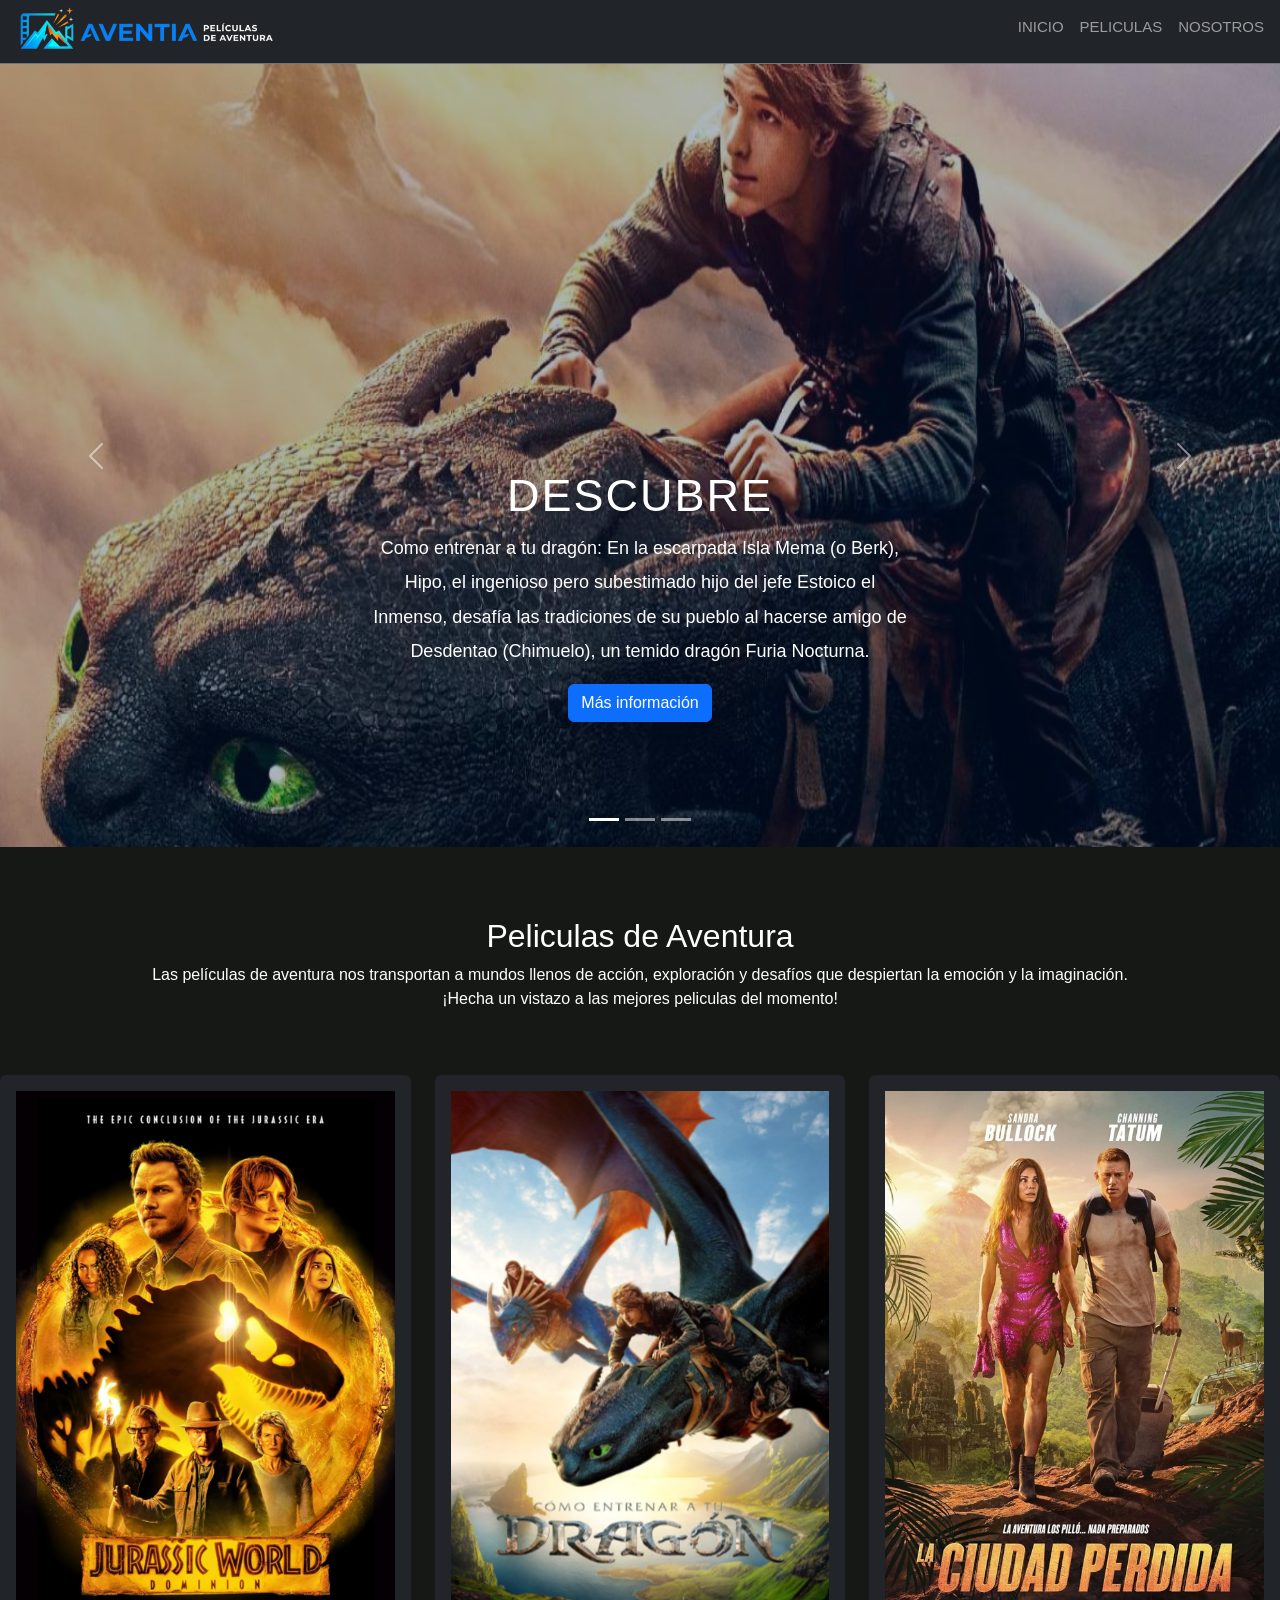
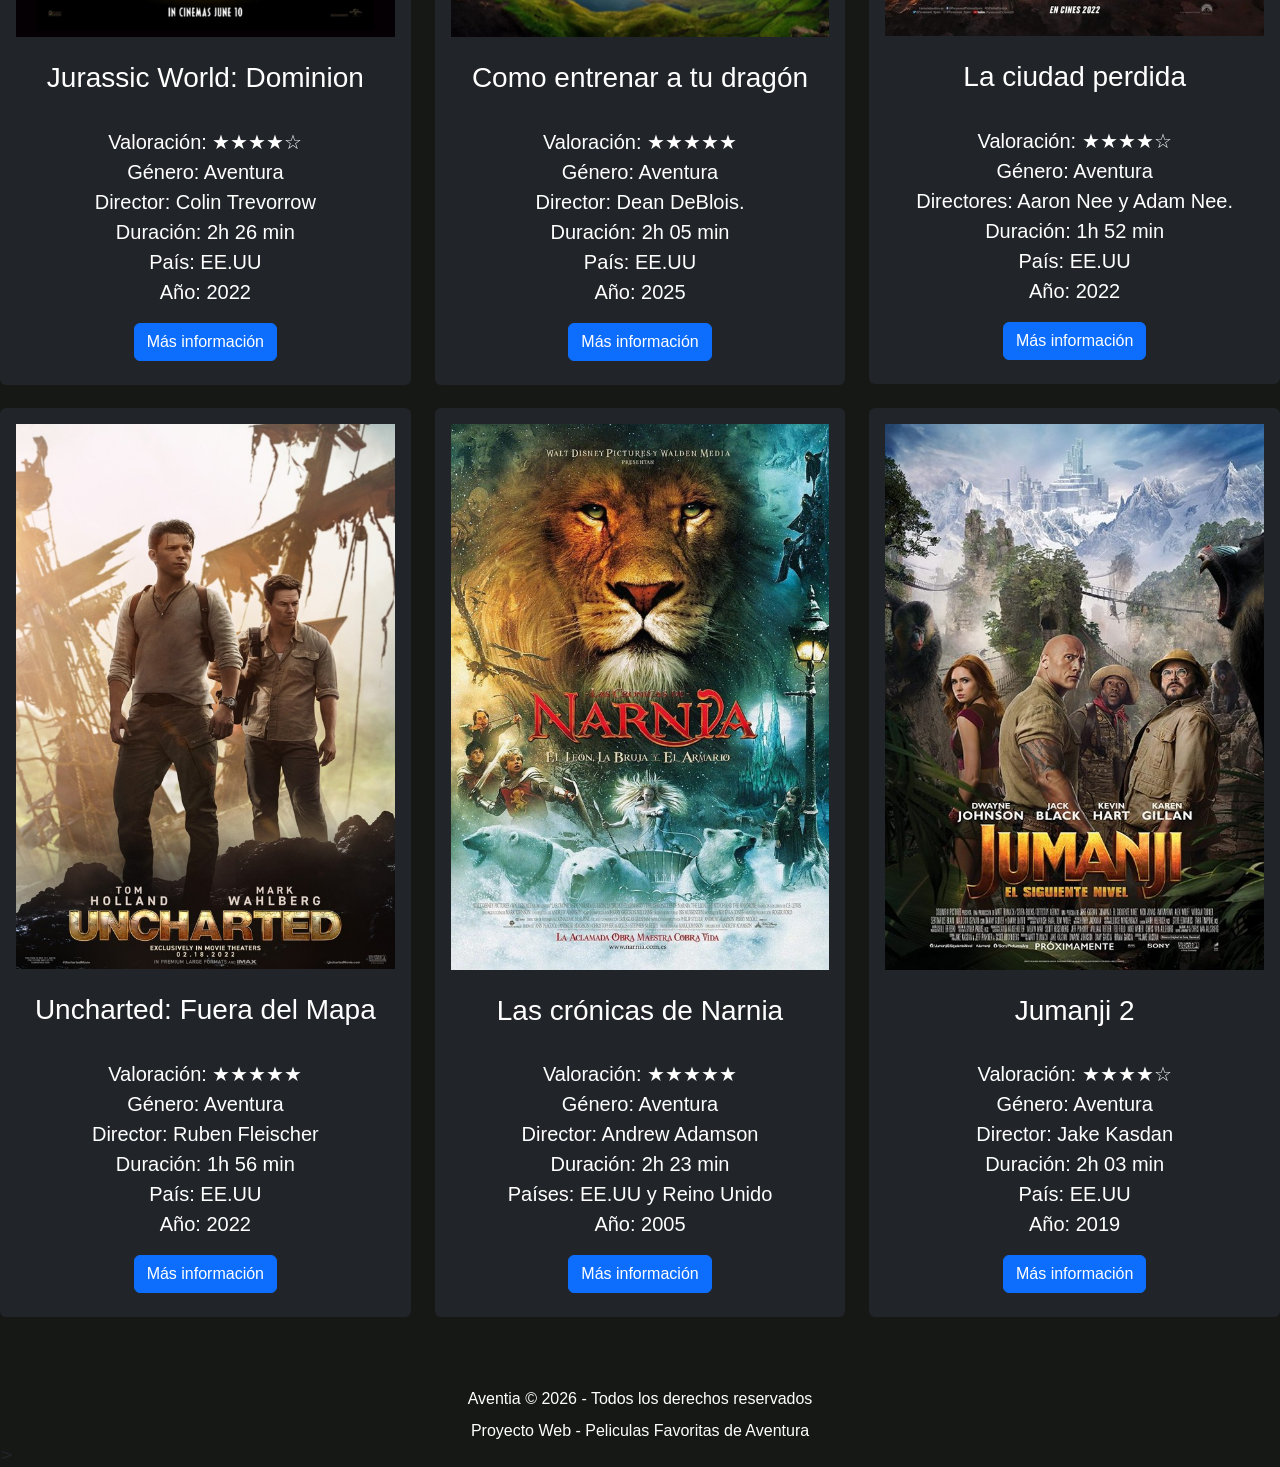
<file: index.html>
<!DOCTYPE html>
<html lang="en">

<head>
    <meta charset="UTF-8">
    <meta name="viewport" content="width=device-width, initial-scale=1.0">
    <title>Aventia</title>
    <link href="https://cdn.jsdelivr.net/npm/bootstrap@5.3.8/dist/css/bootstrap.min.css" rel="stylesheet"
        integrity="sha384-sRIl4kxILFvY47J16cr9ZwB07vP4J8+LH7qKQnuqkuIAvNWLzeN8tE5YBujZqJLB" crossorigin="anonymous">">
    <link rel="stylesheet" href="https://cdn.jsdelivr.net/npm/bootstrap-icons@1.7.2/font/bootstrap-icons.css">
    <link rel="stylesheet" href="assets/style.css">
</head>

<body>
    
    <nav class="navbar navbar-expand-lg navbar-dark bg-dark fixed-top border-bottom border-secondary">
        <div class="container-fluid px-2">
            <a href="../../index.html" class="navbar-brand">
                <img src="assets/img/logo.png" alt="Logotipo aventia" class="navbar-logo-img">
            </a>
            <button class="navbar-toggler" type="button" data-bs-toggle="collapse" data-bs-target="navbarS"
                aria-controls="navbarS" aria-expanded="false" aria-label="Toggle navigation">
                <span class="navbar-toggler-icon"></span>
            </button>
            <div class="collapse navbar-collapse" id="navbarS">
                <ul class="navbar-nav ms-auto mb-2 mb-Ig-0">
                    <li class="nav-item">
                        <a href="INDEX.html" class="nav-link">INICIO</a>
                    </li>
                    <li class="nav-item">
                        <a href="view/PELICULAS.html" class="nav-link">PELICULAS</a>
                    </li>
                    <li class="nav-item">
                        <a href="view/NOSOTROS.html" class="nav-link">NOSOTROS</a>
                    </li>
                </ul>
            </div>

        </div>

    </nav>
    <!-- CARRUSEL CORREGIDO -->
    <div id="carouselE" class="carousel slide" data-bs-ride="carousel" style="margin-top:40px;">
        <div class="carousel-indicators">
            <button type="button" data-bs-target="#carouselE" data-bs-slide-to="0" class="active" aria-current="true"
                aria-label="Slide 1"></button>
            <button type="button" data-bs-target="#carouselE" data-bs-slide-to="1"
                aria-label="Slide 2"></button>
            <button type="button" data-bs-target="#carouselE" data-bs-slide-to="2"
                aria-label="Slide 3"></button>
        </div>

        <div class="carousel-inner">
            <!-- Diapositiva 1 (ÚNICA con la clase 'active') -->
            <div class="carousel-item active">
                <img src="assets/img/como entrenar a tu dragon live action.jpg" class="d-block w-100" alt="Cómo entrenar a tu dragón">
                <div class="carousel-caption d-none d-md-block">
                    <h5>Descubre</h5>
                    <p>
                        Como entrenar a tu dragón: En la escarpada Isla Mema (o Berk), Hipo, el ingenioso pero subestimado hijo del jefe Estoico el Inmenso, desafía las tradiciones de su pueblo al hacerse amigo de Desdentao (Chimuelo), un temido dragón Furia Nocturna.
                    </p>
                    <a href="view/peliculas/Comoentrenar.html" class="btn btn-primary mt-3">Más información</a>
                </div>
            </div>

            <!-- Diapositiva 2 (Sin clase active) -->
            <div class="carousel-item">
                <img src="assets/img/jumanji 02.jpg" class="d-block w-100" alt="Jumanji 2">
                <div class="carousel-caption d-none d-md-block">
                    <h5>Imagina</h5>
                    <p>
                        Jumanji 2: Considerada la segunda parte del relanzamiento o tercera de la franquicia, la pandilla regresa al juego, pero las reglas han cambiado por completo.
                    </p>
                    <a href="#" class="btn btn-primary mt-3">Más información</a>
                </div>
            </div>

            <!-- Diapositiva 3 (Sin clase active) -->
            <div class="carousel-item">
                <img src="assets/img/jurassic-world-dominion.jpg" class="d-block w-100" alt="Jurassic World Dominion">
                <div class="carousel-caption d-none d-md-block">
                    <h5>Sueña</h5>
                    <p>
                        Jurassic World: Dominion transcurre cuatro años después de la destrucción de Isla Nublar, con los dinosaurios conviviendo y cazando junto a los humanos en todo el mundo
                    </p>
                    <a href="view/peliculas/jurassic_world.html" class="btn btn-primary mt-3">Más información</a>
                </div>
            </div>
        </div>

        <button class="carousel-control-prev" type="button" data-bs-target="#carouselE" data-bs-slide="prev">
            <span class="carousel-control-prev-icon" aria-hidden="true"></span>
            <span class="visually-hidden">Previous</span>
        </button>
        <button class="carousel-control-next" type="button" data-bs-target="#carouselE" data-bs-slide="next">
            <span class="carousel-control-next-icon" aria-hidden="true"></span>
            <span class="visually-hidden">Next</span>
        </button>
    </div>

    <section class="portfolio section-padding">
        <div class="container">
            <div class="col-md-12">
                <div class="section-header text-center text-white pb-5">
                    <h2>Peliculas de Aventura</h2>
                    <p> Las películas de aventura nos transportan a mundos llenos de acción, exploración y desafíos que despiertan la emoción y la imaginación. <br>¡Hecha un vistazo a las mejores peliculas del momento!</p>
                </div>
            </div>
        </div>
        <div class="row">
            <div class="col-12 col-md-12 col-lg-4">
                <div class="card text-light text-center bg-dark pb-2">
                    <div class="card-body text-white">
                        <div class="img-area mb-4">
                            <img src="assets/img/jurassic world dominion-poster.jpg" class="img-fluid" alt="">
                        </div>
                        <h3>Jurassic World: Dominion</h3><br>
                        <p class="lead">
                            Valoración: ★★★★☆<br>Género: Aventura <br>Director: Colin Trevorrow <br>Duración: 2h 26 min <br>País: EE.UU <br>Año: 2022
                        </p>
                        <a href="view/peliculas/jurassic_world.html" class="btn btn-primary text-white">Más información</a>
                    </div>
                </div>
            </div>
            <div class="col-12 col-md-12 col-lg-4">
                <div class="card text-light text-center bg-dark pb-2">
                    <div class="card-body text-white">
                        <div class="img-area mb-4">
                            <img src="assets/img/como entrenar a tu dragon live action-poster.jpg" class="img-fluid" alt="">
                        </div>
                        <h3>Como entrenar a tu dragón</h3><br>
                        <p class="lead">
                            Valoración: ★★★★★<br>Género: Aventura <br>Director: Dean DeBlois. <br>Duración: 2h 05 min <br>País: EE.UU <br>Año: 2025
                        </p>
                        <a href="view/peliculas/Comoentrenar.html" class="btn btn-primary text-white">Más información</a>
                    </div>
                </div>
            </div>
            <div class="col-12 col-md-12 col-lg-4">
                <div class="card text-light text-center bg-dark pb-2">
                    <div class="card-body text-white">
                        <div class="img-area mb-4">
                            <img src="assets/img/La ciudad perdida-poster.jpg" class="img-fluid" alt="">
                        </div>
                        <h3>La ciudad perdida</h3><br>
                        <p class="lead">
                            Valoración: ★★★★☆<br>Género: Aventura <br>Directores: Aaron Nee y Adam Nee. <br>Duración: 1h 52 min <br>País: EE.UU <br>Año: 2022
                        </p>
                        <a href="#" class="btn btn-primary text-white">Más información</a>
                    </div>
                </div><br>
            </div>
            <div class="col-12 col-md-12 col-lg-4">
                <div class="card text-light text-center bg-dark pb-2">
                    <div class="card-body text-white">
                        <div class="img-area mb-4">
                            <img src="assets/img/uncharted-poster.jpg" class="img-fluid" alt="">
                        </div>
                        <h3>Uncharted: Fuera del Mapa</h3><br>
                        <p class="lead">
                            Valoración: ★★★★★<br>Género: Aventura <br>Director: Ruben Fleischer <br>Duración: 1h 56 min <br>País: EE.UU <br>Año: 2022
                        </p>
                        <a href="view/peliculas/uncharted.html" class="btn btn-primary text-white">Más información</a>
                    </div>
                </div>
            </div><br>
            <div class="col-12 col-md-12 col-lg-4">
                <div class="card text-light text-center bg-dark pb-2">
                    <div class="card-body text-white">
                        <div class="img-area mb-4">
                            <img src="assets/img/Narnia-poster.jpg" class="img-fluid" alt="">
                        </div>
                        <h3>Las crónicas de Narnia</h3><br>
                        <p class="lead">
                            Valoración: ★★★★★<br>Género: Aventura <br>Director: Andrew Adamson <br>Duración: 2h 23 min <br>Países: EE.UU y Reino Unido <br>Año: 2005
                        </p>
                        <a href="#" class="btn btn-primary text-white">Más información</a>
                    </div>
                </div>
            </div><br>
            <div class="col-12 col-md-12 col-lg-4">
                <div class="card text-light text-center bg-dark pb-2">
                    <div class="card-body text-white">
                        <div class="img-area mb-4">
                            <img src="assets/img/jumanji 2-poster.jpg" class="img-fluid" alt="">
                        </div>
                        <h3>Jumanji 2</h3><br>
                        <p class="lead">
                            Valoración: ★★★★☆<br>Género: Aventura <br>Director: Jake Kasdan <br>Duración: 2h 03 min <br>País: EE.UU <br>Año: 2019
                        </p>
                        <a href="#" class="btn btn-primary text-white">Más información</a>
                    </div>
                </div>
            </div>
        </div>

    </section>
    <footer  class="text-center">
            <p class="text-white m-0">Aventia © 2026 - Todos los derechos reservados</p>
            <p class="text-white m-0 mt-2">Proyecto Web - Peliculas Favoritas de Aventura</p>
        </div>
    </footer>

    <script src="https://cdn.jsdelivr.net/npm/bootstrap@5.3.8/dist/js/bootstrap.bundle.min.js"
        integrity="sha384-FKyoEForCGlyvwx9Hj09JcYn3nv7wiPVlz7YYwJrWVcXK/BmnVDxM+D2scQbITxI"
        crossorigin="anonymous"></script>>
</body>

</html>
</file>
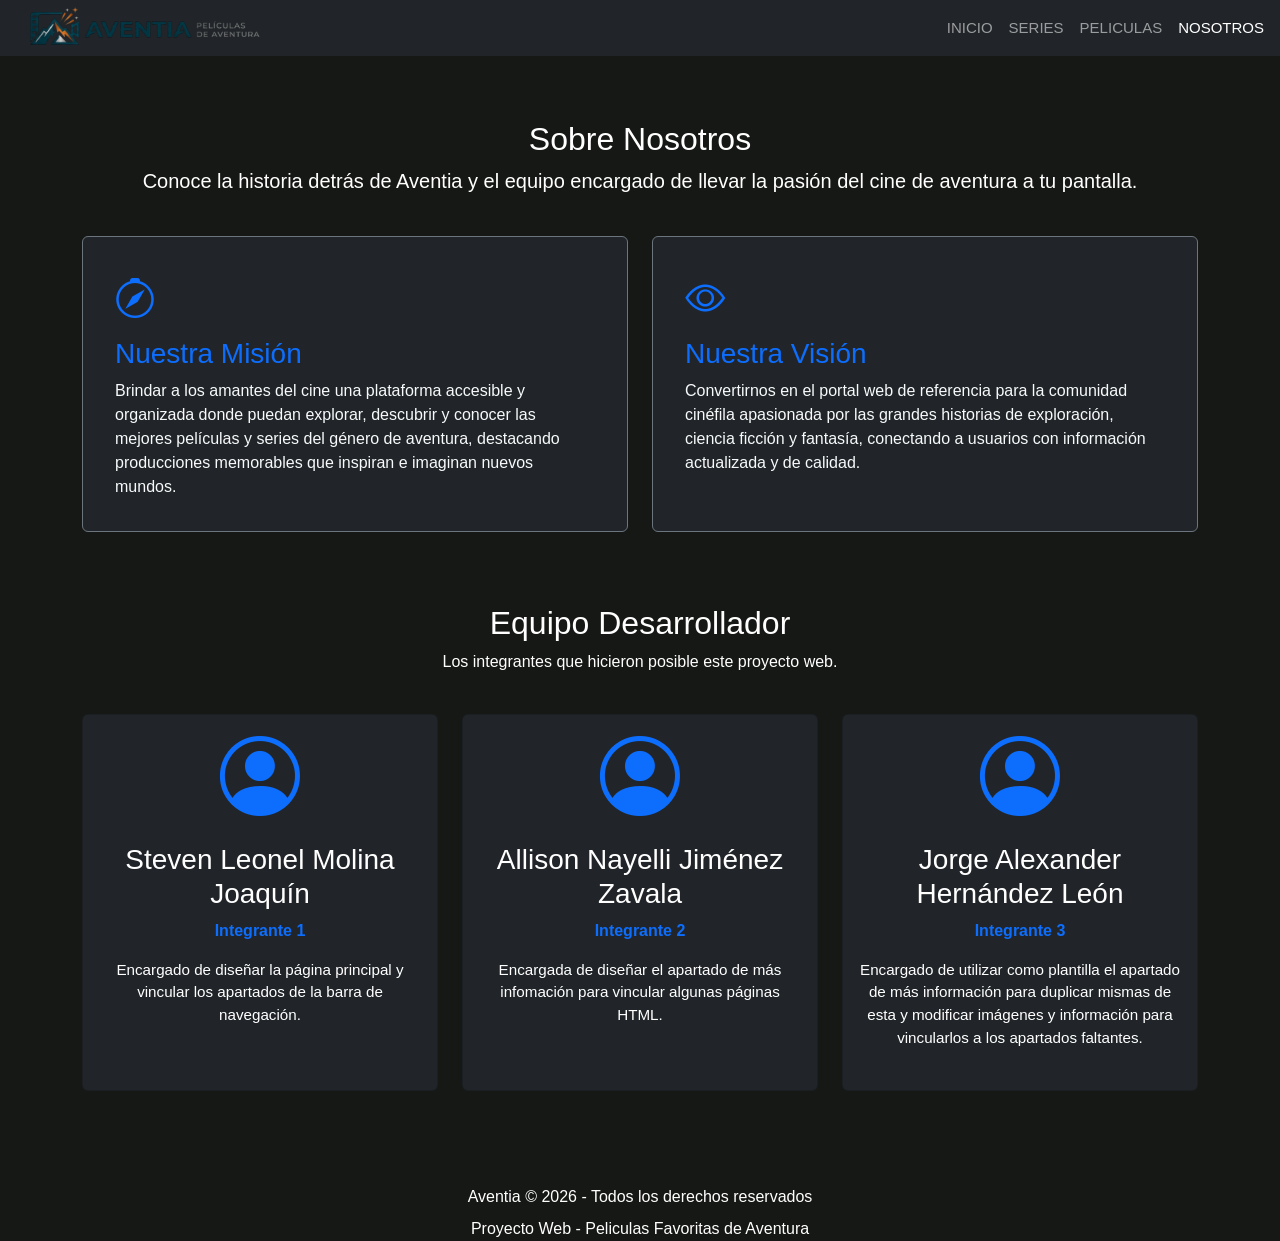
<file: NOSOTROS.html>
<!DOCTYPE html>
<html lang="es">

<head>
    <meta charset="UTF-8">
    <meta name="viewport" content="width=device-width, initial-scale=1.0">
    <title>Nosotros - Aventia</title>
    <link href="https://cdn.jsdelivr.net/npm/bootstrap@5.3.8/dist/css/bootstrap.min.css" rel="stylesheet"
        integrity="sha384-sRIl4kxILFvY47J16cr9ZwB07vP4J8+LH7qKQnuqkuIAvNWLzeN8tE5YBujZqJLB" crossorigin="anonymous">
    <link rel="stylesheet" href="https://cdn.jsdelivr.net/npm/bootstrap-icons@1.7.2/font/bootstrap-icons.css">
    <link rel="stylesheet" href="style.css">
</head>

<body>
   
    <nav class="navbar navbar-expand-lg navbar-dark bg-dark fixed-top">
        <div class="container-fluid px-2">
            <a href="index.html" class="navbar-brand">
                <img src="Imágenes/aventia.png" alt="Logotipo aventia" class="navbar-logo-img">
            </a>
            <button class="navbar-toggler" type="button" data-bs-toggle="collapse" data-bs-target="#navbarS"
                aria-controls="navbarS" aria-expanded="false" aria-label="Toggle navigation">
                <span class="navbar-toggler-icon"></span>
            </button>
            <div class="collapse navbar-collapse" id="navbarS">
                <ul class="navbar-nav ms-auto mb-2 mb-lg-0">
                    <li class="nav-item">
                        <a href="index.html" class="nav-link">INICIO</a>
                    </li>
                    <li class="nav-item">
                        <a href="SERIES.html" class="nav-link">SERIES</a>
                    </li>
                    <li class="nav-item">
                        <a href="PELICULAS.html" class="nav-link">PELICULAS</a>
                    </li>
                    <li class="nav-item">
                        <a href="NOSOTROS.html" class="nav-link active">NOSOTROS</a>
                    </li>
                </ul>
            </div>
        </div>
    </nav>

    
    <section class="section-padding" style="padding-top: 120px;">
        <div class="container">
            <div class="row">
                <div class="col-md-12">
                    <div class="section-header text-center text-white pb-4">
                        <h2>Sobre Nosotros</h2>
                        <p class="lead">Conoce la historia detrás de Aventia y el equipo encargado de llevar la pasión del cine de aventura a tu pantalla.</p>
                    </div>
                </div>
            </div>

            <!-- MISIÓN Y VISIÓN -->
            <div class="row mb-5">
                <div class="col-12 col-md-6 mb-4">
                    <div class="card text-light bg-dark p-3 border-secondary h-100">
                        <div class="card-body">
                            <div class="text-primary fs-1 mb-2">
                                <i class="bi bi-compass"></i>
                            </div>
                            <h3 class="card-title text-primary">Nuestra Misión</h3>
                            <p class="card-text">
                                Brindar a los amantes del cine una plataforma accesible y organizada donde puedan explorar, descubrir y conocer las mejores películas y series del género de aventura, destacando producciones memorables que inspiran e imaginan nuevos mundos.
                            </p>
                        </div>
                    </div>
                </div>
                <div class="col-12 col-md-6 mb-4">
                    <div class="card text-light bg-dark p-3 border-secondary h-100">
                        <div class="card-body">
                            <div class="text-primary fs-1 mb-2">
                                <i class="bi bi-eye"></i>
                            </div>
                            <h3 class="card-title text-primary">Nuestra Visión</h3>
                            <p class="card-text">
                                Convertirnos en el portal web de referencia para la comunidad cinéfila apasionada por las grandes historias de exploración, ciencia ficción y fantasía, conectando a usuarios con información actualizada y de calidad.
                            </p>
                        </div>
                    </div>
                </div>
            </div>

            
            <div class="row">
                <div class="col-md-12">
                    <div class="section-header text-center text-white pb-4">
                        <h2>Equipo Desarrollador</h2>
                        <p>Los integrantes que hicieron posible este proyecto web.</p>
                    </div>
                </div>
            </div>

            <div class="row">
                
                <div class="col-12 col-md-12 col-lg-4 mb-4">
                    <div class="card text-light text-center bg-dark pb-2 h-100">
                        <div class="card-body text-white">
                            <div class="img-area mb-3">
                                <i class="bi bi-person-circle display-1 text-primary"></i>
                            </div>
                            <h3>Steven Leonel Molina Joaquín</h3>
                            <p class="text-primary fw-bold">Integrante 1</p>
                            <p class="lead" style="font-size: 0.95rem;">
                                Encargado de diseñar la página principal y vincular los apartados de la barra de navegación.
                            </p>
                        </div>
                    </div>
                </div>

                
                <div class="col-12 col-md-12 col-lg-4 mb-4">
                    <div class="card text-light text-center bg-dark pb-2 h-100">
                        <div class="card-body text-white">
                            <div class="img-area mb-3">
                                <i class="bi bi-person-circle display-1 text-primary"></i>
                            </div>
                            <h3>Allison Nayelli Jiménez Zavala</h3>
                            <p class="text-primary fw-bold">Integrante 2</p>
                            <p class="lead" style="font-size: 0.95rem;">
                                Encargada de diseñar el apartado de más infomación para vincular algunas páginas HTML.
                            </p>
                        </div>
                    </div>
                </div>

                
                <div class="col-12 col-md-12 col-lg-4 mb-4">
                    <div class="card text-light text-center bg-dark pb-2 h-100">
                        <div class="card-body text-white">
                            <div class="img-area mb-3">
                                <i class="bi bi-person-circle display-1 text-primary"></i>
                            </div>
                            <h3>Jorge Alexander Hernández León</h3>
                            <p class="text-primary fw-bold">Integrante 3</p>
                            <p class="lead" style="font-size: 0.95rem;">
                                Encargado de utilizar como plantilla el apartado de más información para duplicar mismas de esta y modificar imágenes y información para vincularlos a los apartados faltantes.
                            </p>
                        </div>
                    </div>
                </div>
            </div>
        </div>

    </section>
    <footer  class="text-center">
            <p class="text-white m-0">Aventia © 2026 - Todos los derechos reservados</p>
             <p class="text-white m-0 mt-2">Proyecto Web - Peliculas Favoritas de Aventura</p>
        </div>
    </footer>

    <script src="https://cdn.jsdelivr.net/npm/bootstrap@5.3.8/dist/js/bootstrap.bundle.min.js"
        integrity="sha384-FKyoEForCGlyvwx9Hj09JcYn3nv7wiPVlz7YYwJrWVcXK/BmnVDxM+D2scQbITxI"
        crossorigin="anonymous"></script>
</body>

</html>
</file>
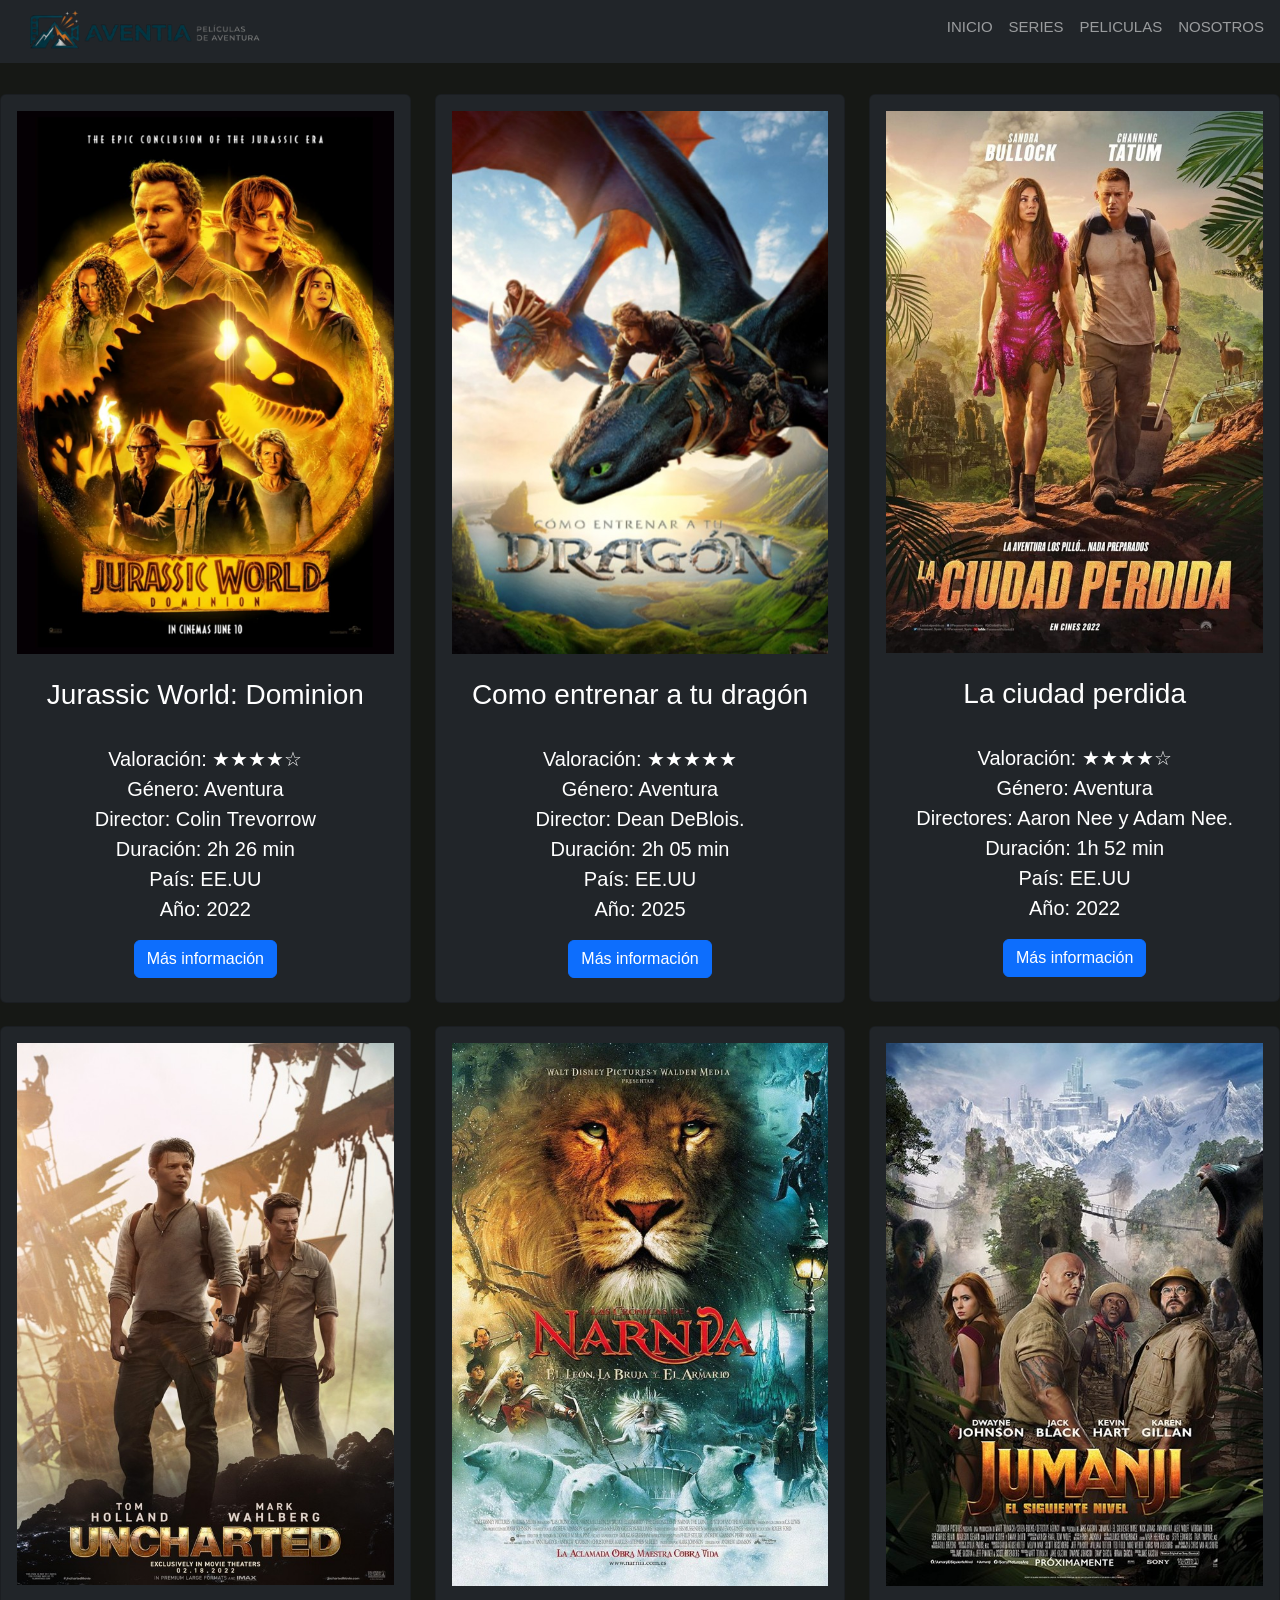
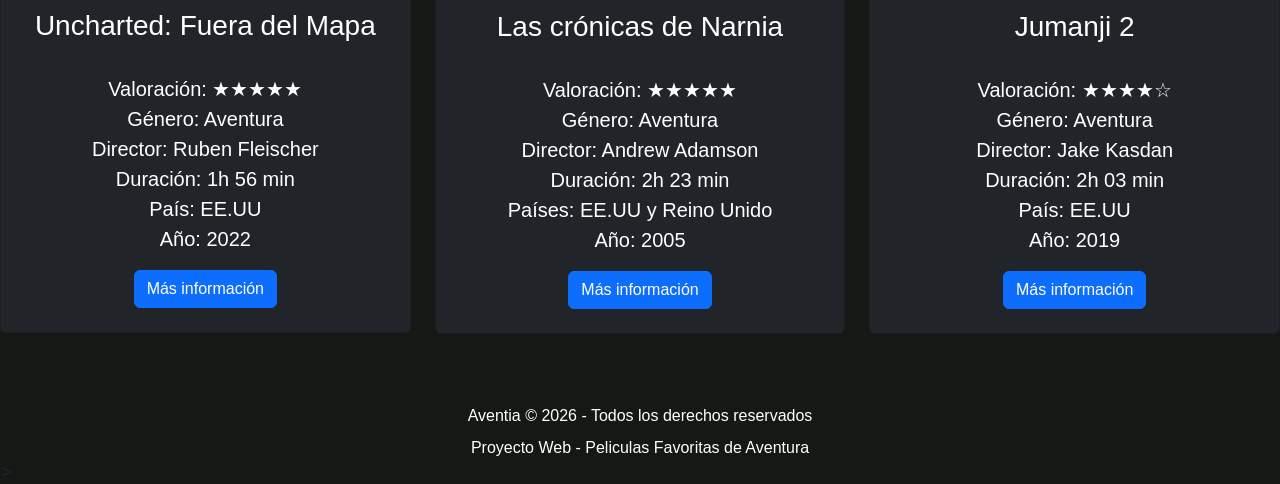
<file: PELICULAS.html>
<!DOCTYPE html>
<html lang="en">

<head>
    <meta charset="UTF-8">
    <meta name="viewport" content="width=device-width, initial-scale=1.0">
    <title>Document</title>
    <link href="https://cdn.jsdelivr.net/npm/bootstrap@5.3.8/dist/css/bootstrap.min.css" rel="stylesheet"
        integrity="sha384-sRIl4kxILFvY47J16cr9ZwB07vP4J8+LH7qKQnuqkuIAvNWLzeN8tE5YBujZqJLB" crossorigin="anonymous">">
    <link rel="stylesheet" href="https://cdn.jsdelivr.net/npm/bootstrap-icons@1.7.2/font/bootstrap-icons.css">
    <link rel="stylesheet" href="style.css">
</head>

<body>
    <nav class="navbar navbar-expand-lg navbar-dark bg-dark fixed-top">
        <div class="container-fluid px-2">
            <a href="#" class="navbar-brand"> <img src="Imágenes/aventia.png" alt="Logotipo aventia"
                    class="navbar-logo-img"></a>
            <button class="navbar-toggler" type="button" data-bs-toggle="collapse" data-bs-target="navbarS"
                aria-controls="nabarS" aria-expanded="false" aria-label="Toggle navigation">
                <span class="navbar-toggler-icon"></span>
            </button>
            <div class="collapse navbar-collapse" id="navbarS">
                <ul class="navbar-nav ms-auto mb-2 mb-Ig-0">
                    <li class="nav-item">
                        <a href="index.html" class="nav-link">INICIO</a>
                    </li>
                    <li class="nav-item">
                        <a href="SERIES.html" class="nav-link">SERIES</a>
                    </li>
                    <li class="nav-item">
                        <a href="PELICULAS.html" class="nav-link">PELICULAS</a>
                    </li>
                    <li class="nav-item">
                        <a href="NOSOTROS.html" class="nav-link">NOSOTROS</a>
                    </li>
                </ul>
            </div>

        </div>

    </nav>

    <section class="portfolio section-padding">
        <div class="row">
            <div class="col-12 col-md-12 col-lg-4">
                <div class="card text-light text-center bg-dark pb-2">
                    <div class="card-body text-white">
                        <div class="img-area mb-4">
                            <img src="Imágenes/jurassic world dominion-poster.jpg" class="img-fluid" alt="">
                        </div>
                        <h3>Jurassic World: Dominion</h3><br>
                        <p class="lead">
                            Valoración: ★★★★☆<br>Género: Aventura <br>Director: Colin Trevorrow <br>Duración: 2h 26 min <br>País: EE.UU <br>Año: 2022
                        </p>
                        <a href="#" class="btn btn-primary text-white">Más información</a>
                    </div>
                </div>
            </div>
            <div class="col-12 col-md-12 col-lg-4">
                <div class="card text-light text-center bg-dark pb-2">
                    <div class="card-body text-white">
                        <div class="img-area mb-4">
                            <img src="Imágenes/como entrenar a tu dragon live action-poster.jpg" class="img-fluid" alt="">
                        </div>
                        <h3>Como entrenar a tu dragón</h3><br>
                        <p class="lead">
                            Valoración: ★★★★★<br>Género: Aventura <br>Director: Dean DeBlois. <br>Duración: 2h 05 min <br>País: EE.UU <br>Año: 2025
                        </p>
                        <a href="#" class="btn btn-primary text-white">Más información</a>
                    </div>
                </div>
            </div>
            <div class="col-12 col-md-12 col-lg-4">
                <div class="card text-light text-center bg-dark pb-2">
                    <div class="card-body text-white">
                        <div class="img-area mb-4">
                            <img src="Imágenes/La ciudad perdida-poster.jpg" class="img-fluid" alt="">
                        </div>
                        <h3>La ciudad perdida</h3><br>
                        <p class="lead">
                            Valoración: ★★★★☆<br>Género: Aventura <br>Directores: Aaron Nee y Adam Nee. <br>Duración: 1h 52 min <br>País: EE.UU <br>Año: 2022
                        </p>
                        <a href="#" class="btn btn-primary text-white">Más información</a>
                    </div>
                </div><br>
            </div>
            <div class="col-12 col-md-12 col-lg-4">
                <div class="card text-light text-center bg-dark pb-2">
                    <div class="card-body text-white">
                        <div class="img-area mb-4">
                            <img src="Imágenes/uncharted-poster.jpg" class="img-fluid" alt="">
                        </div>
                        <h3>Uncharted: Fuera del Mapa</h3><br>
                        <p class="lead">
                            Valoración: ★★★★★<br>Género: Aventura <br>Director: Ruben Fleischer <br>Duración: 1h 56 min <br>País: EE.UU <br>Año: 2022
                        </p>
                        <a href="#" class="btn btn-primary text-white">Más información</a>
                    </div>
                </div>
            </div><br>
            <div class="col-12 col-md-12 col-lg-4">
                <div class="card text-light text-center bg-dark pb-2">
                    <div class="card-body text-white">
                        <div class="img-area mb-4">
                            <img src="Imágenes/Narnia-poster.jpg" class="img-fluid" alt="">
                        </div>
                        <h3>Las crónicas de Narnia</h3><br>
                        <p class="lead">
                            Valoración: ★★★★★<br>Género: Aventura <br>Director: Andrew Adamson <br>Duración: 2h 23 min <br>Países: EE.UU y Reino Unido <br>Año: 2005
                        </p>
                        <a href="#" class="btn btn-primary text-white">Más información</a>
                    </div>
                </div>
            </div><br>
            <div class="col-12 col-md-12 col-lg-4">
                <div class="card text-light text-center bg-dark pb-2">
                    <div class="card-body text-white">
                        <div class="img-area mb-4">
                            <img src="Imágenes/jumanji 2-poster.jpg" class="img-fluid" alt="">
                        </div>
                        <h3>Jumanji 2</h3><br>
                        <p class="lead">
                            Valoración: ★★★★☆<br>Género: Aventura <br>Director: Jake Kasdan <br>Duración: 2h 03 min <br>País: EE.UU <br>Año: 2019
                        </p>
                        <a href="#" class="btn btn-primary text-white">Más información</a>
                    </div>
                </div>
            </div>
        </div>

    </section>
    <footer  class="text-center">
            <p class="text-white m-0">Aventia © 2026 - Todos los derechos reservados</p>
             <p class="text-white m-0 mt-2">Proyecto Web - Peliculas Favoritas de Aventura</p>
        </div>
    </footer>

    <script src="https://cdn.jsdelivr.net/npm/bootstrap@5.3.8/dist/js/bootstrap.bundle.min.js"
        integrity="sha384-FKyoEForCGlyvwx9Hj09JcYn3nv7wiPVlz7YYwJrWVcXK/BmnVDxM+D2scQbITxI"
        crossorigin="anonymous"></script>>
</body>

</html>
</file>
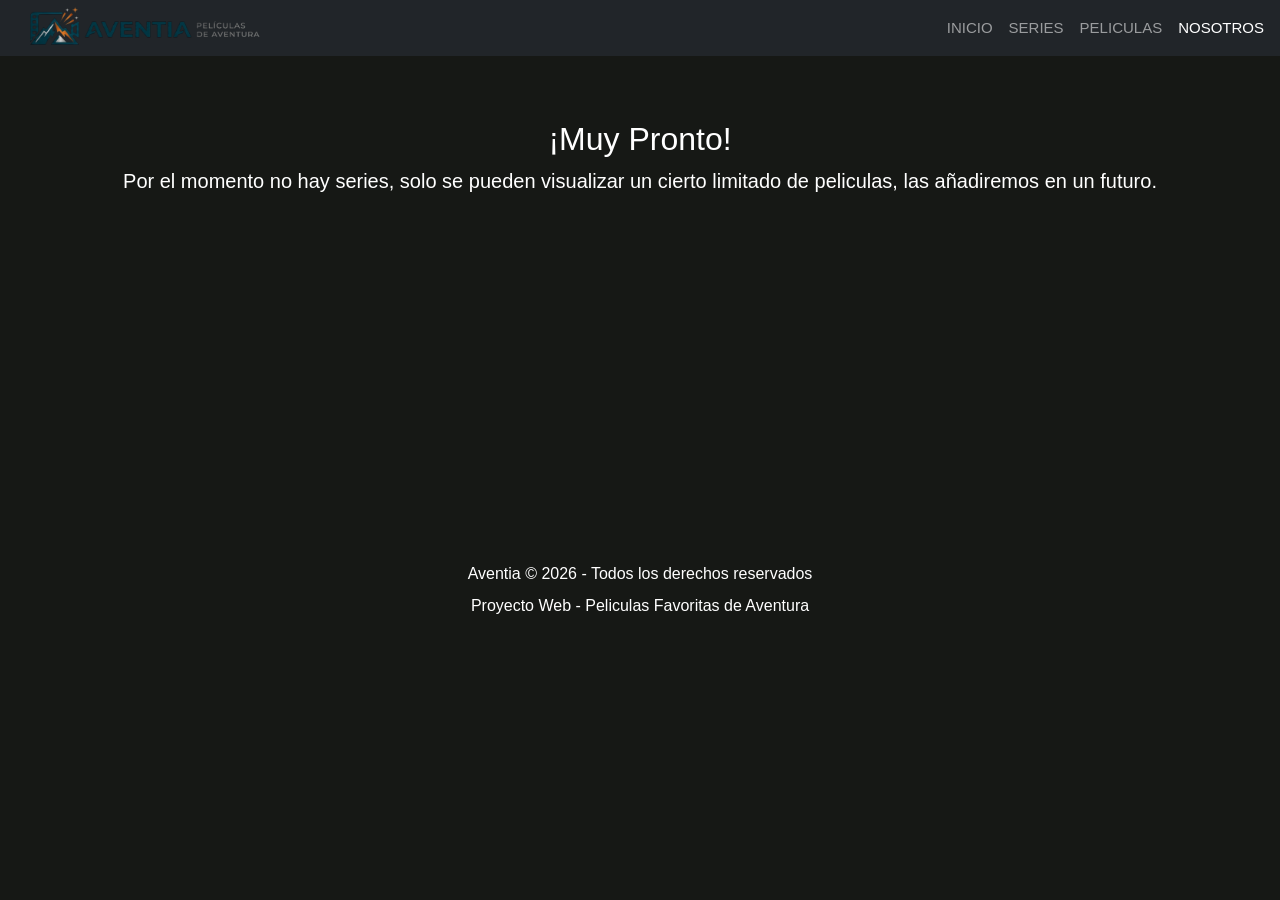
<file: SERIES.html>
<!DOCTYPE html>
<html lang="es">

<head>
    <meta charset="UTF-8">
    <meta name="viewport" content="width=device-width, initial-scale=1.0">
    <title>Nosotros - Aventia</title>
    <link href="https://cdn.jsdelivr.net/npm/bootstrap@5.3.8/dist/css/bootstrap.min.css" rel="stylesheet"
        integrity="sha384-sRIl4kxILFvY47J16cr9ZwB07vP4J8+LH7qKQnuqkuIAvNWLzeN8tE5YBujZqJLB" crossorigin="anonymous">
    <link rel="stylesheet" href="https://cdn.jsdelivr.net/npm/bootstrap-icons@1.7.2/font/bootstrap-icons.css">
    <link rel="stylesheet" href="style.css">
</head>

<body>
    <!-- BARRA DE NAVEGACIÓN -->
    <nav class="navbar navbar-expand-lg navbar-dark bg-dark fixed-top">
        <div class="container-fluid px-2">
            <a href="index.html" class="navbar-brand">
                <img src="Imágenes/aventia.png" alt="Logotipo aventia" class="navbar-logo-img">
            </a>
            <button class="navbar-toggler" type="button" data-bs-toggle="collapse" data-bs-target="#navbarS"
                aria-controls="navbarS" aria-expanded="false" aria-label="Toggle navigation">
                <span class="navbar-toggler-icon"></span>
            </button>
            <div class="collapse navbar-collapse" id="navbarS">
                <ul class="navbar-nav ms-auto mb-2 mb-lg-0">
                    <li class="nav-item">
                        <a href="index.html" class="nav-link">INICIO</a>
                    </li>
                    <li class="nav-item">
                        <a href="SERIES.html" class="nav-link">SERIES</a>
                    </li>
                    <li class="nav-item">
                        <a href="PELICULAS.html" class="nav-link">PELICULAS</a>
                    </li>
                    <li class="nav-item">
                        <a href="NOSOTROS.html" class="nav-link active">NOSOTROS</a>
                    </li>
                </ul>
            </div>
        </div>
    </nav>

    <!-- ENCABEZADO DE LA SECCIÓN NOSOTROS -->
    <section class="section-padding" style="padding-top: 120px;">
        <div class="container">
            <div class="row">
                <div class="col-md-12">
                    <div class="section-header text-center text-white pb-4">
                        <h2>¡Muy Pronto!</h2>
                        <p class="lead">Por el momento no hay series, solo se pueden visualizar un cierto limitado de peliculas, las añadiremos en un futuro.</p>
                    </div>
                </div>
            </div>
        </div>
    </section>

    
    <footer  class="text-center">
        <p></p>
        <br><br><br><br><br><br><br><br><br><br>
            <p class="text-white m-0">
                Aventia © 2026 - Todos los derechos reservados</p>
             <p class="text-white m-0 mt-2">Proyecto Web - Peliculas Favoritas de Aventura</p>
        </div>
    </footer>

    <script src="https://cdn.jsdelivr.net/npm/bootstrap@5.3.8/dist/js/bootstrap.bundle.min.js"
        integrity="sha384-FKyoEForCGlyvwx9Hj09JcYn3nv7wiPVlz7YYwJrWVcXK/BmnVDxM+D2scQbITxI"
        crossorigin="anonymous"></script>
</body>

</html>
</file>
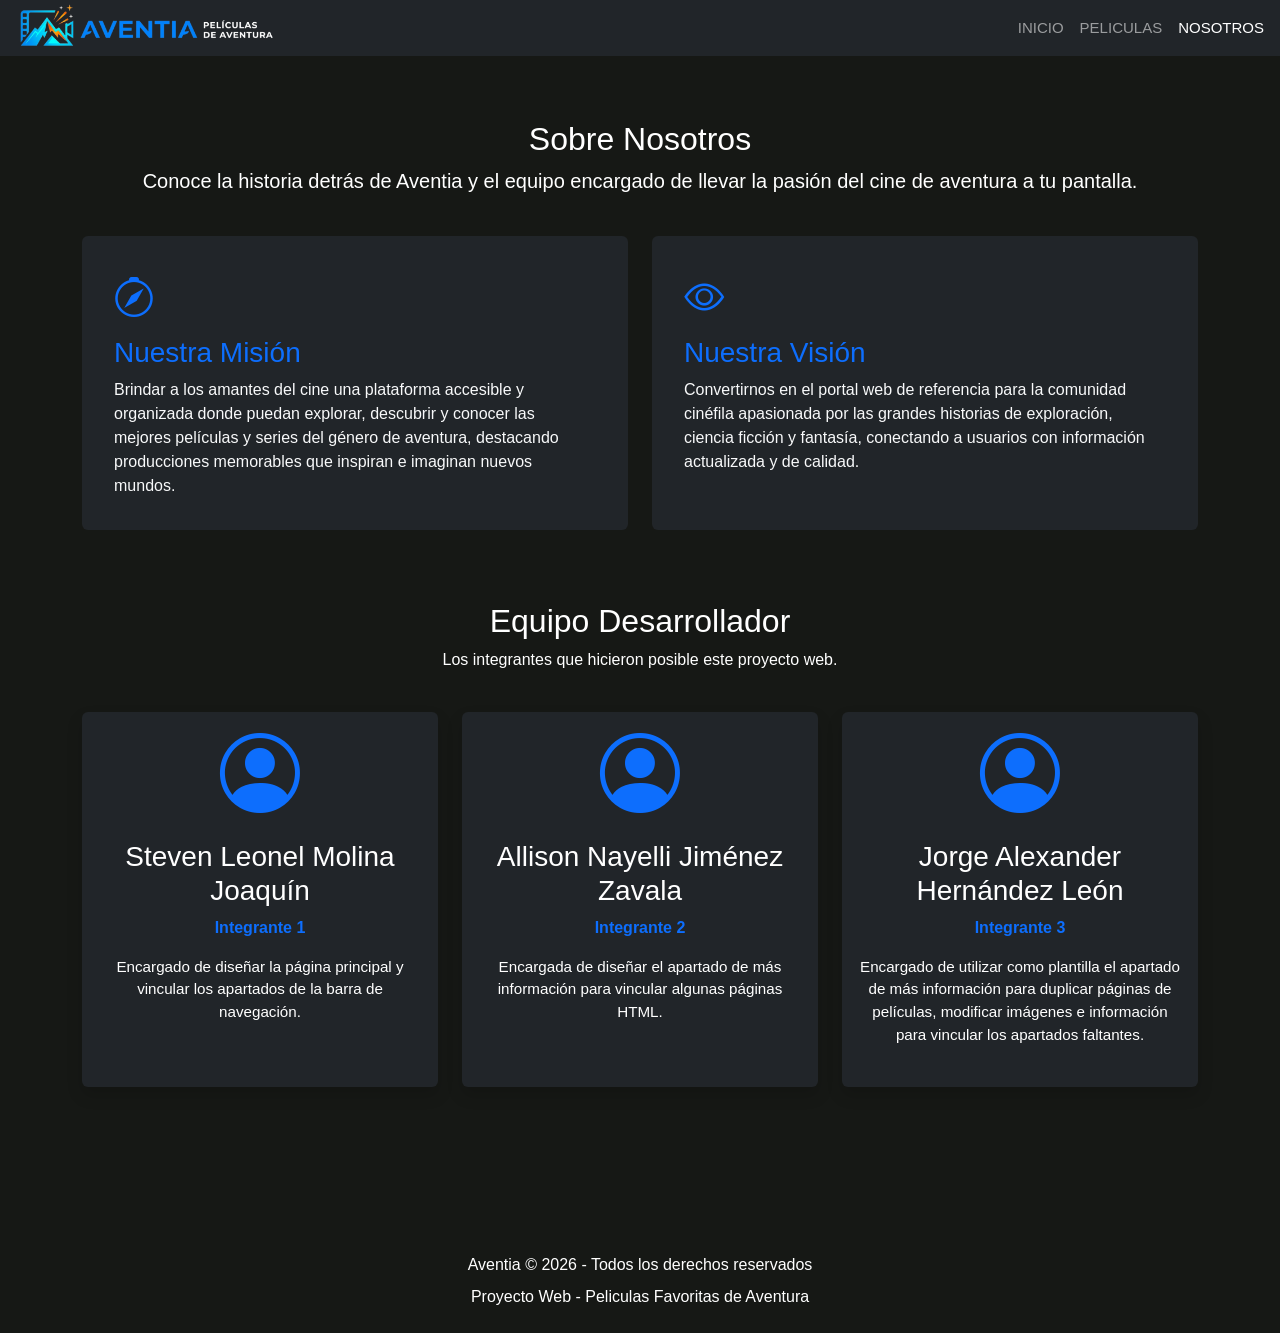
<file: view/NOSOTROS.html>
<!DOCTYPE html>
<html lang="es">

<head>
    <meta charset="UTF-8">
    <meta name="viewport" content="width=device-width, initial-scale=1.0">
    <title>Nosotros - Aventia</title>
    <!-- Bootstrap CSS -->
    <link href="https://cdn.jsdelivr.net/npm/bootstrap@5.3.8/dist/css/bootstrap.min.css" rel="stylesheet"
        integrity="sha384-sRIl4kxILFvY47J16cr9ZwB07vP4J8+LH7qKQnuqkuIAvNWLzeN8tE5YBujZqJLB" crossorigin="anonymous">
    <!-- Bootstrap Icons -->
    <link rel="stylesheet" href="https://cdn.jsdelivr.net/npm/bootstrap-icons@1.7.2/font/bootstrap-icons.css">
    <!-- Custom CSS -->
    <link rel="stylesheet" href="../assets/style.css">
</head>

<body>

    <!-- BARRA DE NAVEGACIÓN -->
    <nav class="navbar navbar-expand-lg navbar-dark bg-dark fixed-top">
        <div class="container-fluid px-2">
            <a href="../index.html" class="navbar-brand">
                <img src="../assets/img/logo.png" alt="Logotipo aventia" class="navbar-logo-img">
            </a>
            <button class="navbar-toggler" type="button" data-bs-toggle="collapse" data-bs-target="#navbarS"
                aria-controls="navbarS" aria-expanded="false" aria-label="Toggle navigation">
                <span class="navbar-toggler-icon"></span>
            </button>
            <div class="collapse navbar-collapse" id="navbarS">
                <ul class="navbar-nav ms-auto mb-2 mb-lg-0">
                    <li class="nav-item">
                        <a href="../index.html" class="nav-link">INICIO</a>
                    </li>
                    <li class="nav-item">
                        <a href="PELICULAS.html" class="nav-link">PELICULAS</a>
                    </li>
                    <li class="nav-item">
                        <a href="NOSOTROS.html" class="nav-link active">NOSOTROS</a>
                    </li>
                </ul>
            </div>
        </div>
    </nav>

    <!-- SECCIÓN NOSOTROS -->
    <section class="section-padding" style="padding-top: 120px;">
        <div class="container">
            <div class="row">
                <div class="col-md-12">
                    <div class="section-header text-center text-white pb-4">
                        <h2>Sobre Nosotros</h2>
                        <p class="lead">Conoce la historia detrás de Aventia y el equipo encargado de llevar la pasión del cine de aventura a tu pantalla.</p>
                    </div>
                </div>
            </div>

            <!-- MISIÓN Y VISIÓN -->
            <div class="row mb-5">
                <div class="col-12 col-md-6 mb-4">
                    <div class="card text-light bg-dark p-3 border-secondary h-100">
                        <div class="card-body">
                            <div class="text-primary fs-1 mb-2">
                                <i class="bi bi-compass"></i>
                            </div>
                            <h3 class="card-title text-primary">Nuestra Misión</h3>
                            <p class="card-text">
                                Brindar a los amantes del cine una plataforma accesible y organizada donde puedan explorar, descubrir y conocer las mejores películas y series del género de aventura, destacando producciones memorables que inspiran e imaginan nuevos mundos.
                            </p>
                        </div>
                    </div>
                </div>
                <div class="col-12 col-md-6 mb-4">
                    <div class="card text-light bg-dark p-3 border-secondary h-100">
                        <div class="card-body">
                            <div class="text-primary fs-1 mb-2">
                                <i class="bi bi-eye"></i>
                            </div>
                            <h3 class="card-title text-primary">Nuestra Visión</h3>
                            <p class="card-text">
                                Convertirnos en el portal web de referencia para la comunidad cinéfila apasionada por las grandes historias de exploración, ciencia ficción y fantasía, conectando a usuarios con información actualizada y de calidad.
                            </p>
                        </div>
                    </div>
                </div>
            </div>

            <!-- EQUIPO DESARROLLADOR -->
            <div class="row">
                <div class="col-md-12">
                    <div class="section-header text-center text-white pb-4">
                        <h2>Equipo Desarrollador</h2>
                        <p>Los integrantes que hicieron posible este proyecto web.</p>
                    </div>
                </div>
            </div>

            <div class="row">
                <!-- Integrante 1 -->
                <div class="col-12 col-md-12 col-lg-4 mb-4">
                    <div class="card text-light text-center bg-dark pb-2 h-100 shadow">
                        <div class="card-body text-white">
                            <div class="img-area mb-3">
                                <i class="bi bi-person-circle display-1 text-primary"></i>
                            </div>
                            <h3>Steven Leonel Molina Joaquín</h3>
                            <p class="text-primary fw-bold">Integrante 1</p>
                            <p class="lead" style="font-size: 0.95rem;">
                                Encargado de diseñar la página principal y vincular los apartados de la barra de navegación.
                            </p>
                        </div>
                    </div>
                </div>

                <!-- Integrante 2 -->
                <div class="col-12 col-md-12 col-lg-4 mb-4">
                    <div class="card text-light text-center bg-dark pb-2 h-100 shadow">
                        <div class="card-body text-white">
                            <div class="img-area mb-3">
                                <i class="bi bi-person-circle display-1 text-primary"></i>
                            </div>
                            <h3>Allison Nayelli Jiménez Zavala</h3>
                            <p class="text-primary fw-bold">Integrante 2</p>
                            <p class="lead" style="font-size: 0.95rem;">
                                Encargada de diseñar el apartado de más información para vincular algunas páginas HTML.
                            </p>
                        </div>
                    </div>
                </div>

                <!-- Integrante 3 -->
                <div class="col-12 col-md-12 col-lg-4 mb-4">
                    <div class="card text-light text-center bg-dark pb-2 h-100 shadow">
                        <div class="card-body text-white">
                            <div class="img-area mb-3">
                                <i class="bi bi-person-circle display-1 text-primary"></i>
                            </div>
                            <h3>Jorge Alexander Hernández León</h3>
                            <p class="text-primary fw-bold">Integrante 3</p>
                            <p class="lead" style="font-size: 0.95rem;">
                                Encargado de utilizar como plantilla el apartado de más información para duplicar páginas de películas, modificar imágenes e información para vincular los apartados faltantes.
                            </p>
                        </div>
                    </div>
                </div>
            </div>
        </div>
    </section>

    <!-- FOOTER -->
    <footer  class="text-center py-4 mt-5  border-secondary">
            <p class="text-white m-0">Aventia © 2026 - Todos los derechos reservados</p>
            <p class="text-white m-0 mt-2">Proyecto Web - Peliculas Favoritas de Aventura</p>
        </div>
    </footer>

    <!-- Bootstrap JavaScript -->
    <script src="https://cdn.jsdelivr.net/npm/bootstrap@5.3.8/dist/js/bootstrap.bundle.min.js"
        integrity="sha384-FKyoEForCGlyvwx9Hj09JcYn3nv7wiPVlz7YYwJrWVcXK/BmnVDxM+D2scQbITxI"
        crossorigin="anonymous"></script>
</body>

</html>
</file>
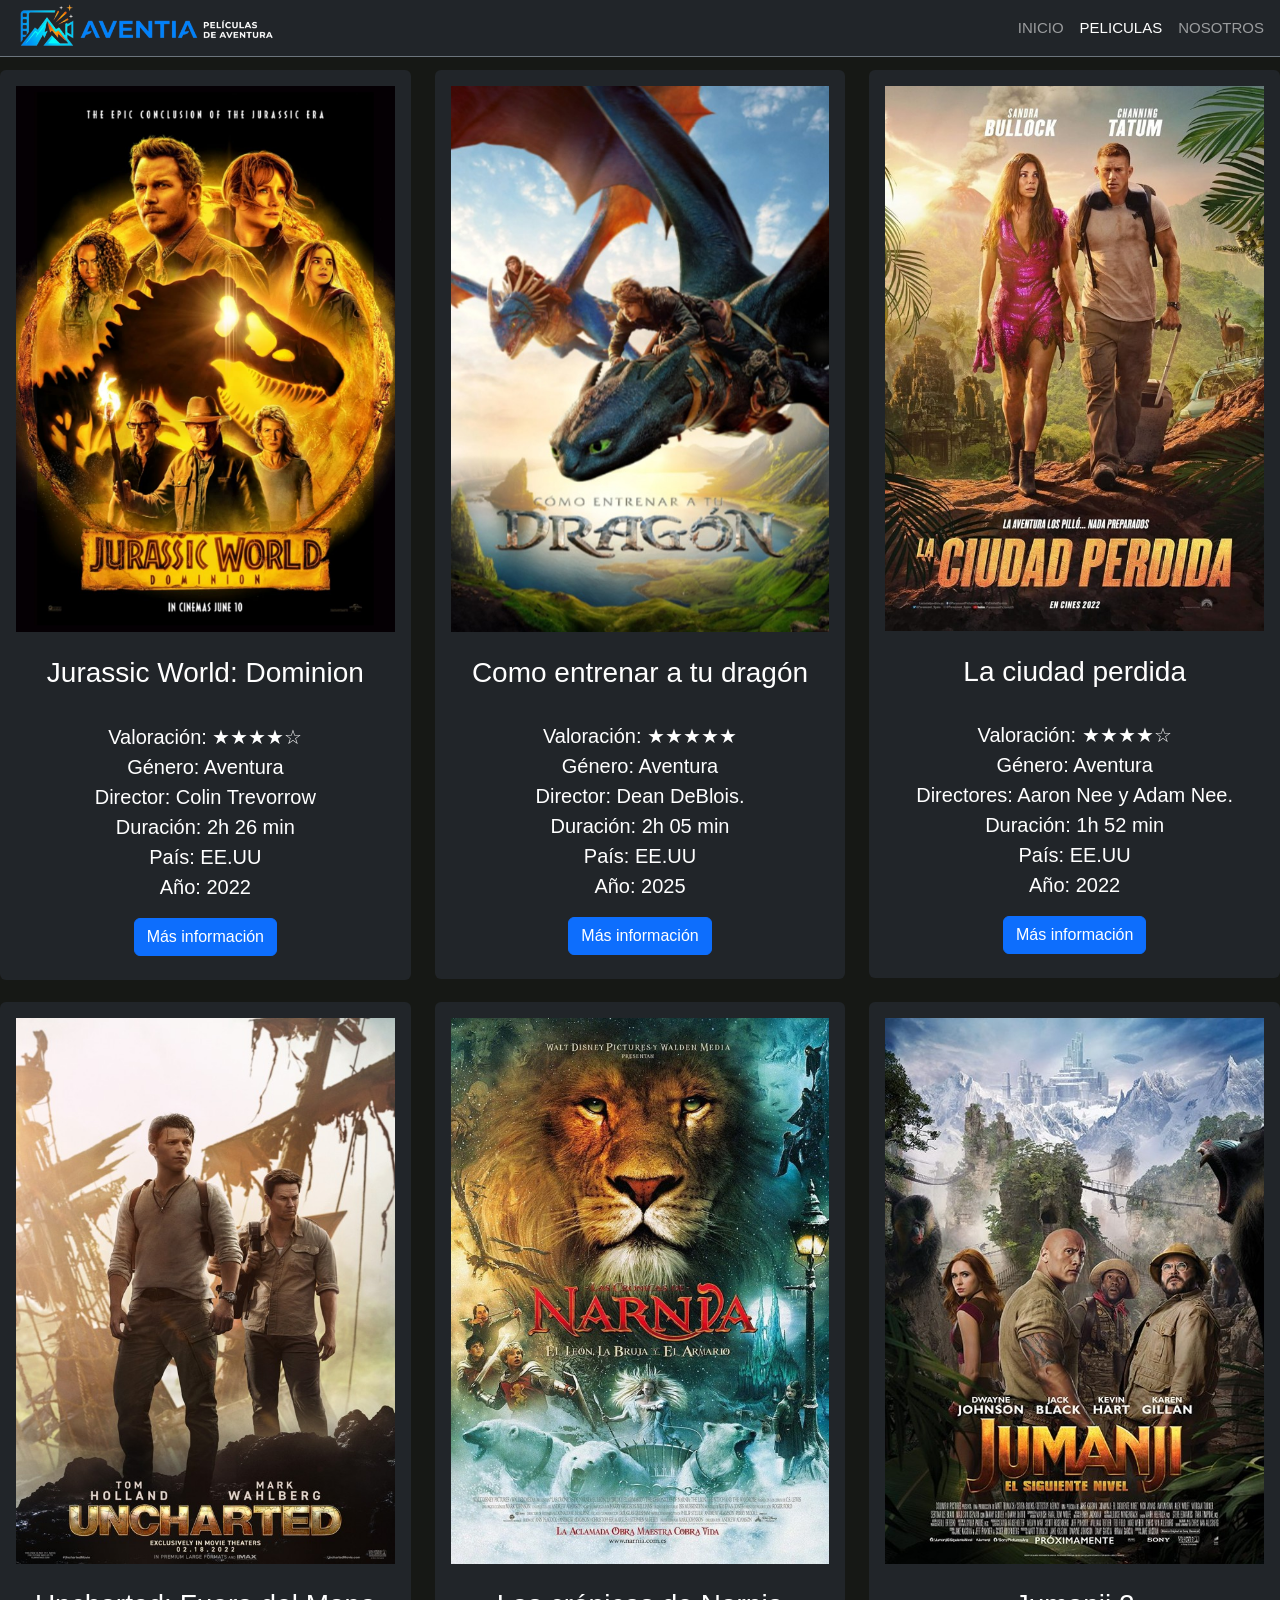
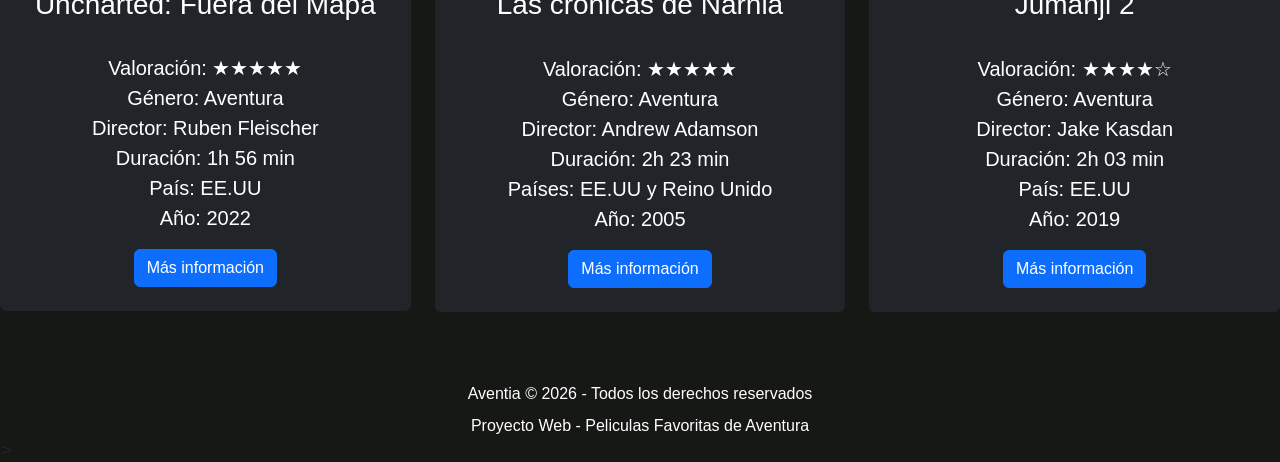
<file: view/PELICULAS.html>
<!DOCTYPE html>
<html lang="es">

<head>
    <meta charset="UTF-8">
    <meta name="viewport" content="width=device-width, initial-scale=1.0">
    <title>PELICULAS - Aventia</title>
    <link href="https://cdn.jsdelivr.net/npm/bootstrap@5.3.8/dist/css/bootstrap.min.css" rel="stylesheet"
        integrity="sha384-sRIl4kxILFvY47J16cr9ZwB07vP4J8+LH7qKQnuqkuIAvNWLzeN8tE5YBujZqJLB" crossorigin="anonymous">
    <link rel="stylesheet" href="https://cdn.jsdelivr.net/npm/bootstrap-icons@1.7.2/font/bootstrap-icons.css">
    <link rel="stylesheet" href="../assets/style.css">
</head>

<body>
    <!-- BARRA DE NAVEGACIÓN -->
    <nav class="navbar navbar-expand-lg navbar-dark bg-dark fixed-top border-bottom border-secondary">
        <div class="container-fluid px-2">
            <a href="../index.html" class="navbar-brand">
                <img src="../assets/img/logo.png" alt="Logotipo aventia" class="navbar-logo-img">
            </a>
            <button class="navbar-toggler" type="button" data-bs-toggle="collapse" data-bs-target="#navbarS"
                aria-controls="navbarS" aria-expanded="false" aria-label="Toggle navigation">
                <span class="navbar-toggler-icon"></span>
            </button>
            <div class="collapse navbar-collapse" id="navbarS">
                <ul class="navbar-nav ms-auto mb-2 mb-lg-0">
                    <li class="nav-item">
                        <a href="../index.html" class="nav-link">INICIO</a>
                    </li>
                    <li class="nav-item">
                        <a href="PELICULAS.html" class="nav-link active">PELICULAS</a>
                    </li>
                    <li class="nav-item">
                        <a href="NOSOTROS.html" class="nav-link">NOSOTROS</a>
                    </li>
                </ul>
            </div>
        </div>
    </nav>

    <section class="portfolio section-padding">
        <div class="row">
            <div class="col-12 col-md-12 col-lg-4">
                <div class="card text-light text-center bg-dark pb-2">
                    <div class="card-body text-white">
                        <div class="img-area mb-4">
                            <img src="../assets/img/jurassic world dominion-poster.jpg" class="img-fluid" alt="jurassic world dominion poster">
                        </div>
                        <h3>Jurassic World: Dominion</h3><br>
                        <p class="lead">
                            Valoración: ★★★★☆<br>Género: Aventura <br>Director: Colin Trevorrow <br>Duración: 2h 26 min <br>País: EE.UU <br>Año: 2022
                        </p>
                        <a href="../view/peliculas/jurassic_world.html" class="btn btn-primary text-white">Más información</a>
                    </div>
                </div>
            </div>
            <div class="col-12 col-md-12 col-lg-4">
                <div class="card text-light text-center bg-dark pb-2">
                    <div class="card-body text-white">
                        <div class="img-area mb-4">
                            <img src="../assets/img/como entrenar a tu dragon live action-poster.jpg" class="img-fluid" alt="Como entrenar a tu dragón poster">
                        </div>
                        <h3>Como entrenar a tu dragón</h3><br>
                        <p class="lead">
                            Valoración: ★★★★★<br>Género: Aventura <br>Director: Dean DeBlois. <br>Duración: 2h 05 min <br>País: EE.UU <br>Año: 2025
                        </p>
                        <a href="../view/peliculas/Comoentrenar.html" class="btn btn-primary text-white">Más información</a>
                    </div>
                </div>
            </div>
            <div class="col-12 col-md-12 col-lg-4">
                <div class="card text-light text-center bg-dark pb-2">
                    <div class="card-body text-white">
                        <div class="img-area mb-4">
                            <img src="../assets/img/La ciudad perdida-poster.jpg" class="img-fluid" alt="La ciudad perdida poster">
                        </div>
                        <h3>La ciudad perdida</h3><br>
                        <p class="lead">
                            Valoración: ★★★★☆<br>Género: Aventura <br>Directores: Aaron Nee y Adam Nee. <br>Duración: 1h 52 min <br>País: EE.UU <br>Año: 2022
                        </p>
                        <a href="#" class="btn btn-primary text-white">Más información</a>
                    </div>
                </div><br>
            </div>
            <div class="col-12 col-md-12 col-lg-4">
                <div class="card text-light text-center bg-dark pb-2">
                    <div class="card-body text-white">
                        <div class="img-area mb-4">
                            <img src="../assets/img/uncharted-poster.jpg" class="img-fluid" alt="Uncharted: Fuera del Mapa poster">
                        </div>
                        <h3>Uncharted: Fuera del Mapa</h3><br>
                        <p class="lead">
                            Valoración: ★★★★★<br>Género: Aventura <br>Director: Ruben Fleischer <br>Duración: 1h 56 min <br>País: EE.UU <br>Año: 2022
                        </p>
                        <a href="../view/peliculas/uncharted.html" class="btn btn-primary text-white">Más información</a>
                    </div>
                </div>
            </div><br>
            <div class="col-12 col-md-12 col-lg-4">
                <div class="card text-light text-center bg-dark pb-2">
                    <div class="card-body text-white">
                        <div class="img-area mb-4">
                            <img src="../assets/img/Narnia-poster.jpg" class="img-fluid" alt="Las crónicas de Narnia poster">
                        </div>
                        <h3>Las crónicas de Narnia</h3><br>
                        <p class="lead">
                            Valoración: ★★★★★<br>Género: Aventura <br>Director: Andrew Adamson <br>Duración: 2h 23 min <br>Países: EE.UU y Reino Unido <br>Año: 2005
                        </p>
                        <a href="#" class="btn btn-primary text-white">Más información</a>
                    </div>
                </div>
            </div><br>
            <div class="col-12 col-md-12 col-lg-4">
                <div class="card text-light text-center bg-dark pb-2">
                    <div class="card-body text-white">
                        <div class="img-area mb-4">
                            <img src="../assets/img/jumanji 2-poster.jpg" class="img-fluid" alt="Jumanji 2 poster">
                        </div>
                        <h3>Jumanji 2</h3><br>
                        <p class="lead">
                            Valoración: ★★★★☆<br>Género: Aventura <br>Director: Jake Kasdan <br>Duración: 2h 03 min <br>País: EE.UU <br>Año: 2019
                        </p>
                        <a href="#" class="btn btn-primary text-white">Más información</a>
                    </div>
                </div>
            </div>
        </div>

    </section>
    <footer  class="text-center">
            <p class="text-white m-0">Aventia © 2026 - Todos los derechos reservados</p>
            <p class="text-white m-0 mt-2">Proyecto Web - Peliculas Favoritas de Aventura</p>
        </div>
    </footer>

    <script src="https://cdn.jsdelivr.net/npm/bootstrap@5.3.8/dist/js/bootstrap.bundle.min.js"
        integrity="sha384-FKyoEForCGlyvwx9Hj09JcYn3nv7wiPVlz7YYwJrWVcXK/BmnVDxM+D2scQbITxI"
        crossorigin="anonymous"></script>>
</body>

</html>
</file>
<file: assets/style.css>
* {
  font-family: Arial, Helvetica, sans-serif;
}

body {
  background: #161815;
}

.section-padding {
  padding: 70px 0;
}

/* CARRUSEL */
.carousel-item {
  height: 87vh;
  min-height: 300px;
}

.carousel-caption {
  bottom: 105px;
  z-index: 2;
}

.carousel-caption h5 {
  font-size: 45px;
  text-transform: uppercase;
  letter-spacing: 2px;
  margin-top: 25px;
}

.carousel-caption p {
  width: 60%;
  margin: auto;
  font-size: 18px;
  line-height: 1.9;
}

.carousel-inner::before {
  content: '';
  position: absolute;
  width: 100%;
  height: 100%;
  top: 0;
  left: 0;
  background: rgba(0, 30, 82, 0.327);
  z-index: 1;
}

.w-100 {
  height: 110vh;
}

/* NAVBAR Y LOGO */
.navbar-nav a {
  font-size: 15px;
  text-transform: uppercase;
  font-weight: 500;
}

.navbar-dark .navbar-brand {
  color: #fff;
  font-size: 25px;
  text-transform: uppercase;
  font-weight: bold;
  letter-spacing: 2px;
}

.navbar-toggler {
  padding: 1px 5px;
  font-size: 18px;
  line-height: 0.3;
}

.navbar-brand {
  position: relative;
  display: inline-block;
  width: 120px;   
  height: 40px;   
  margin-left: 0px; 
}

.navbar-logo-img {
  position: absolute;
  top: 50%;
  left: 0;
  transform: translateY(-50%); 
  width: 270px; 
  height: auto;
  z-index: 10;   
}

/* SECCIONES Y CARDS */
.hero {
  background-color: #212529;
  color: #ffffff;
}

.card {
  background-color: #212529;
  color: #ffffff;
  border: none;
}

.section-title {
  color: #ffffff;
}

.text-secondary {
  color: #adb5bd !important;
}

/* MEDIA QUERIES */
@media (max-width: 991px) {
  .navbar-brand {
    width: 120px;
  }
  .navbar-logo-img {
    width: 200px; 
  }
}

@media (max-width: 767px) {
  .navbar-nav {
    text-align: center;
  }
  .carousel-item {
    height: 70vh;
  }
  .w-100 {
    height: 70vh;
  }
  .carousel-caption {
    bottom: 125px;
  }
  .carousel-caption h5 {
    font-size: 17px; /* Corregido '17pxs' */
  }
  .carousel-caption p {
    width: 100%;
    line-height: 1.5;
    font-size: 12px;
  }
  .card {
    margin-bottom: 30px;
  }
  .section-padding {
    padding: 50px 0;
  }
}

@media (max-width: 576px) {
  .navbar-brand {
    width: 100px;
  }
  .navbar-logo-img {
    width: 150px; 
  }
}
</file>
<file: style.css>
*{
font-family: Arial, Helvetica, sans-serif;
}

body {
  background: #161815;
}

.section-padding {
  padding: 70px 0;
}

.carousel-item {
  height: 95vh;
  min-height: 300px;
}

.carousel-caption {
  botton: 200px;
  z-index: 2;
}

.carousel-caption h5{
  font-size: 45px;
  text-transform: uppercase;
  letter-spacing: 2px;
  margin-top: 25px;
}

.carousel-caption p {
  width: 60%;
  margin: auto;
  font-size: 18px;
  line-height: 1.9;
}

.carousel-inner::before{
  content: '';
  position: absolute;
  width: 100%;
  height: 100%;
  top: 0;
  left: 0;
  background: rgba(0, 30, 82, 0.327);
  z-index: 1;
}

.navbar-nav a {
  font-size: 15px;
  text-transform: uppercase;
  font-weight: 500;
}

.navbar-dark .navbar-brand {
  color: #fff;
  font-size: 25px;
  text-transform: uppercase;
  font-weight: bold;
  letter-spacing: 2px;
}

.navbar-light .navbar-brand:focus, .navbar-light .navbar-brand:hover {
  color: #000;
}

.w-100 {
  height: 100vh;
}

.navbar-toggler {
  padding: 1px 5px;
  font-size: 18px;
  line-height: 0.3;
}

.services .card-body i {
  font-size: 50px;
}

.team .card-body i {
  font-size: 20px;
}
.navbar-brand {
  position: relative;
    display: inline-block;
    width: 120px;   
    height: 40px;   
    margin-left: 0px; 
  }

.navbar-logo-img {
    position: absolute;
    top: 50%;
    left: 0;
    transform: translateY(-50%); 
    
    width: 270px; 
    height: auto;
    z-index: 10;   
  }

  @media (max-width: 991px) {
  .navbar-brand {
    width: 120px;
  }
  .navbar-logo-img {
    width: 200px; 
  }
}


@media (max-width: 576px) {
  .navbar-brand {
    width: 100px;
  }
  .navbar-logo-img {
    width: 150px; 
  }
}

@media(max-width: 767px) {
  .navbar-nav {
    text-align: center;
  }
  .carousel-item {
    height: 70vh;
  }
  .w-100 {
    height: 70vh;
  }
  .carousel-caption {
    bottom: 125px;
  }
  .carousel-caption h5 {
    font-size: 17pxs;
  }
  .carousel-caption a {
    padding: 10px 15px;
    font-size: 15px;
  }
  .carousel-caption p {
    width: 100%;
    line-height: 1.5;
    font-size: 12px;
  }
  .about-text {
    padding-top: 50px;
  }
  .card {
    margin-botton: 30px;
  }
  .section-padding {
    padding: 50px 0;
  }
}
</file>
